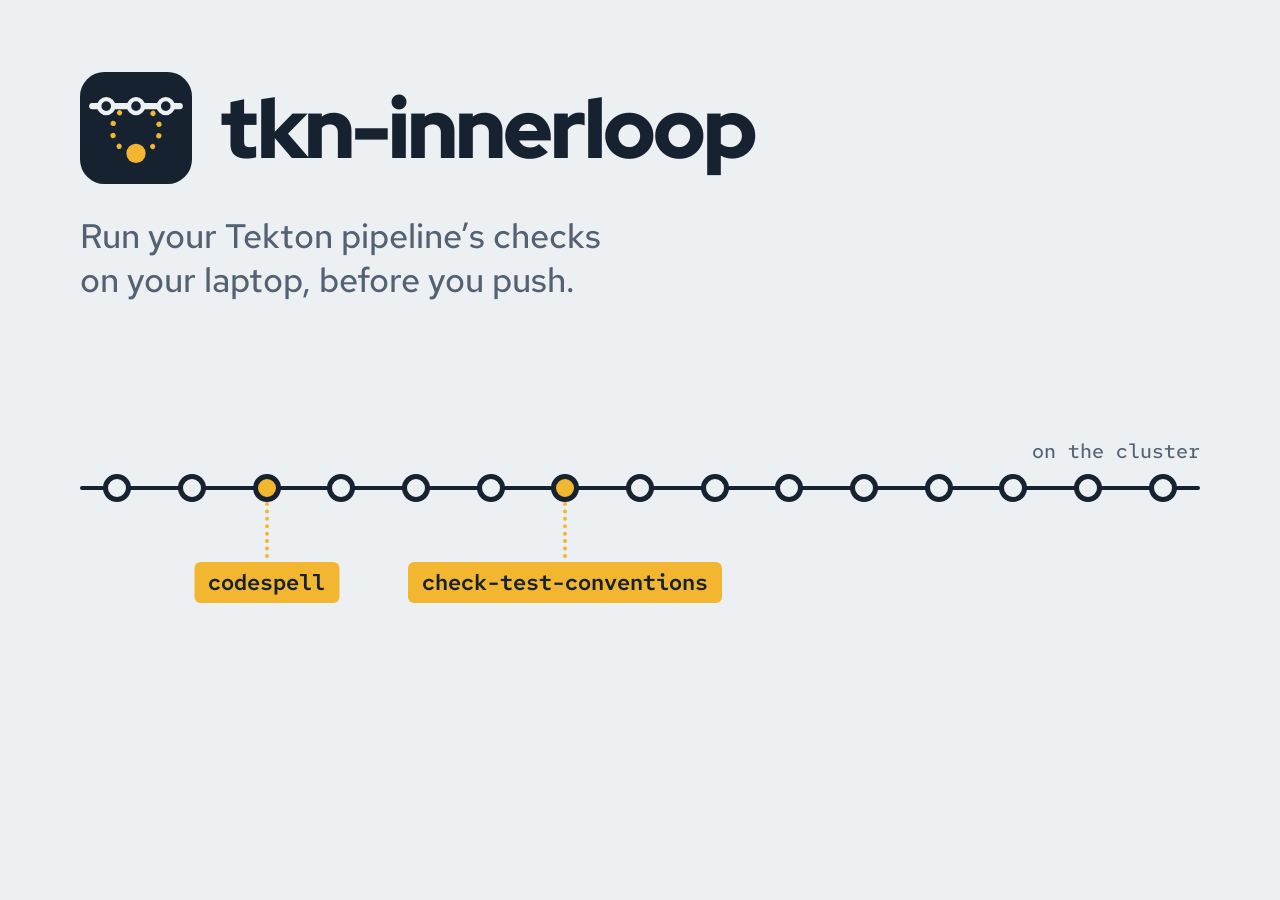
<file: docs/art/banner.html>
<!DOCTYPE html>
<!-- GitHub social preview. Render with:
     google-chrome-stable --headless=new --hide-scrollbars --window-size=1280,640 \
       --virtual-time-budget=4000 --screenshot=docs/site/social.png docs/art/banner.html -->
<html lang="en">
<head>
<meta charset="utf-8">
<title>tkn-innerloop banner</title>
<link rel="stylesheet" href="https://fonts.googleapis.com/css2?family=Red+Hat+Display:wght@700;900&family=Red+Hat+Mono:wght@500;600&family=Red+Hat+Text:wght@400;500&display=swap">
<style>
  :root { --paper: #edf0f2; --paper-2: #e2e7eb; --ink: #172231; --muted: #536173; --signal: #f2b630; }
  * { box-sizing: border-box; }
  html, body { margin: 0; width: 1280px; height: 640px; overflow: hidden; }
  body { background: var(--paper); color: var(--ink); font-family: "Red Hat Text", sans-serif; padding: 72px 80px; position: relative; }
  .id { display: flex; align-items: center; gap: 28px; }
  .id img { width: 112px; height: 112px; }
  h1 { font: 900 84px/1 "Red Hat Display", sans-serif; letter-spacing: -0.035em; margin: 0; }
  p { font: 500 34px/1.3 "Red Hat Text", sans-serif; color: var(--muted); margin: 30px 0 0; max-width: 900px; }
  .track { position: absolute; left: 80px; right: 80px; bottom: 150px; height: 4px; background: var(--ink); border-radius: 2px; }
  .st { position: absolute; top: -12px; width: 28px; height: 28px; border-radius: 50%; background: var(--paper); border: 5px solid var(--ink); }
  .st.on { background: var(--signal); }
  .drop { position: absolute; top: 16px; height: 56px; border-left: 4px dotted var(--signal); }
  .chip { position: absolute; top: 76px; transform: translateX(-50%); font: 600 22px "Red Hat Mono", monospace; background: var(--signal); padding: 6px 14px; border-radius: 6px; white-space: nowrap; }
  .label { position: absolute; top: -48px; font: 500 20px "Red Hat Mono", monospace; color: var(--muted); }
</style>
</head>
<body>
  <div class="id">
    <img src="../site/logo.svg" alt="">
    <h1>tkn-innerloop</h1>
  </div>
  <p>Run your Tekton pipeline’s checks<br>on your laptop, before you push.</p>
  <div class="track" id="track"><span class="label" style="right:0">on the cluster</span></div>
  <script>
    const t = document.getElementById("track"), n = 15, on = {2: "codespell", 6: "check-test-conventions"};
    for (let i = 0; i < n; i++) {
      const x = (i + 0.5) / n * 100, s = document.createElement("span");
      s.className = "st" + (on[i] ? " on" : ""); s.style.left = `calc(${x}% - 14px)`; t.append(s);
      if (on[i]) {
        const d = document.createElement("span"); d.className = "drop"; d.style.left = `calc(${x}% - 2px)`; t.append(d);
        const c = document.createElement("span"); c.className = "chip"; c.textContent = on[i]; c.style.left = `${x}%`; t.append(c);
      }
    }
  </script>
</body>
</html>
</file>
